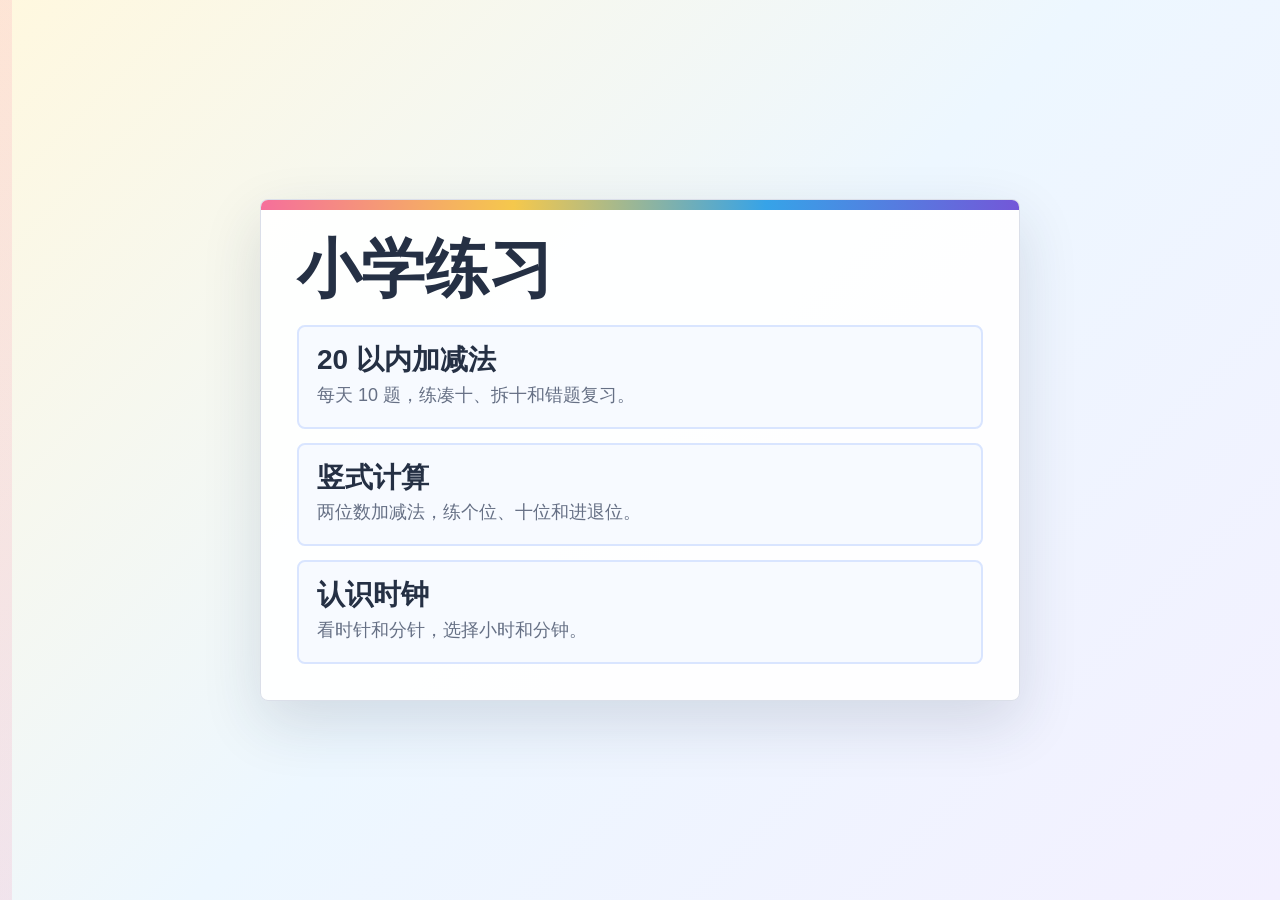
<file: index.html>
<!doctype html>
<html lang="zh-CN">
  <head>
    <meta charset="utf-8">
    <meta name="viewport" content="width=device-width, initial-scale=1">
    <title>小学练习</title>
    <style>
      :root {
        color-scheme: light;
        --ink: #253044;
        --muted: #667085;
        --line: #d8dde8;
        --pink: #f56f9b;
        --sky: #36a3e8;
        --yellow: #f5c84c;
        --purple: #7357d8;
      }

      * {
        box-sizing: border-box;
      }

      body {
        margin: 0;
        min-height: 100vh;
        color: var(--ink);
        font-family: "Microsoft YaHei", "PingFang SC", "Noto Sans CJK SC", Arial, sans-serif;
        background:
          linear-gradient(90deg, rgba(245, 111, 155, 0.14) 0 12px, transparent 12px 28px),
          linear-gradient(135deg, #fff8df 0%, #edf7ff 50%, #f3f0ff 100%);
      }

      main {
        min-height: 100vh;
        display: grid;
        place-items: center;
        padding: 28px;
      }

      .home {
        width: min(760px, 100%);
        padding: clamp(22px, 4vw, 36px);
        border: 1px solid rgba(216, 221, 232, 0.92);
        border-radius: 8px;
        background: rgba(255, 255, 255, 0.9);
        box-shadow: 0 22px 60px rgba(35, 48, 68, 0.14);
        overflow: hidden;
        position: relative;
      }

      .home::before {
        content: "";
        position: absolute;
        inset: 0 0 auto 0;
        height: 10px;
        background: linear-gradient(90deg, var(--pink), var(--yellow), var(--sky), var(--purple));
      }

      h1 {
        margin: 0 0 22px;
        font-size: clamp(38px, 7vw, 64px);
        letter-spacing: 0;
        line-height: 1.05;
      }

      .practice-link {
        display: block;
        padding: 18px;
        margin-top: 14px;
        color: inherit;
        text-decoration: none;
        border: 2px solid #d9e5ff;
        border-radius: 8px;
        background: #f7faff;
      }

      .practice-link:hover,
      .practice-link:focus-visible {
        border-color: var(--sky);
        outline: 4px solid rgba(54, 163, 232, 0.18);
      }

      .practice-link strong {
        display: block;
        margin-bottom: 6px;
        font-size: 28px;
        line-height: 1.1;
      }

      .practice-link span {
        display: block;
        color: var(--muted);
        font-size: 18px;
        line-height: 1.5;
      }
    </style>
  </head>
  <body>
    <main>
      <section class="home" aria-labelledby="page-title">
        <h1 id="page-title">小学练习</h1>
        <a class="practice-link" href="arithmetic/">
          <strong>20 以内加减法</strong>
          <span>每天 10 题，练凑十、拆十和错题复习。</span>
        </a>
        <a class="practice-link" href="vertical/">
          <strong>竖式计算</strong>
          <span>两位数加减法，练个位、十位和进退位。</span>
        </a>
        <a class="practice-link" href="clock/">
          <strong>认识时钟</strong>
          <span>看时针和分针，选择小时和分钟。</span>
        </a>
      </section>
    </main>
  </body>
</html>
</file>
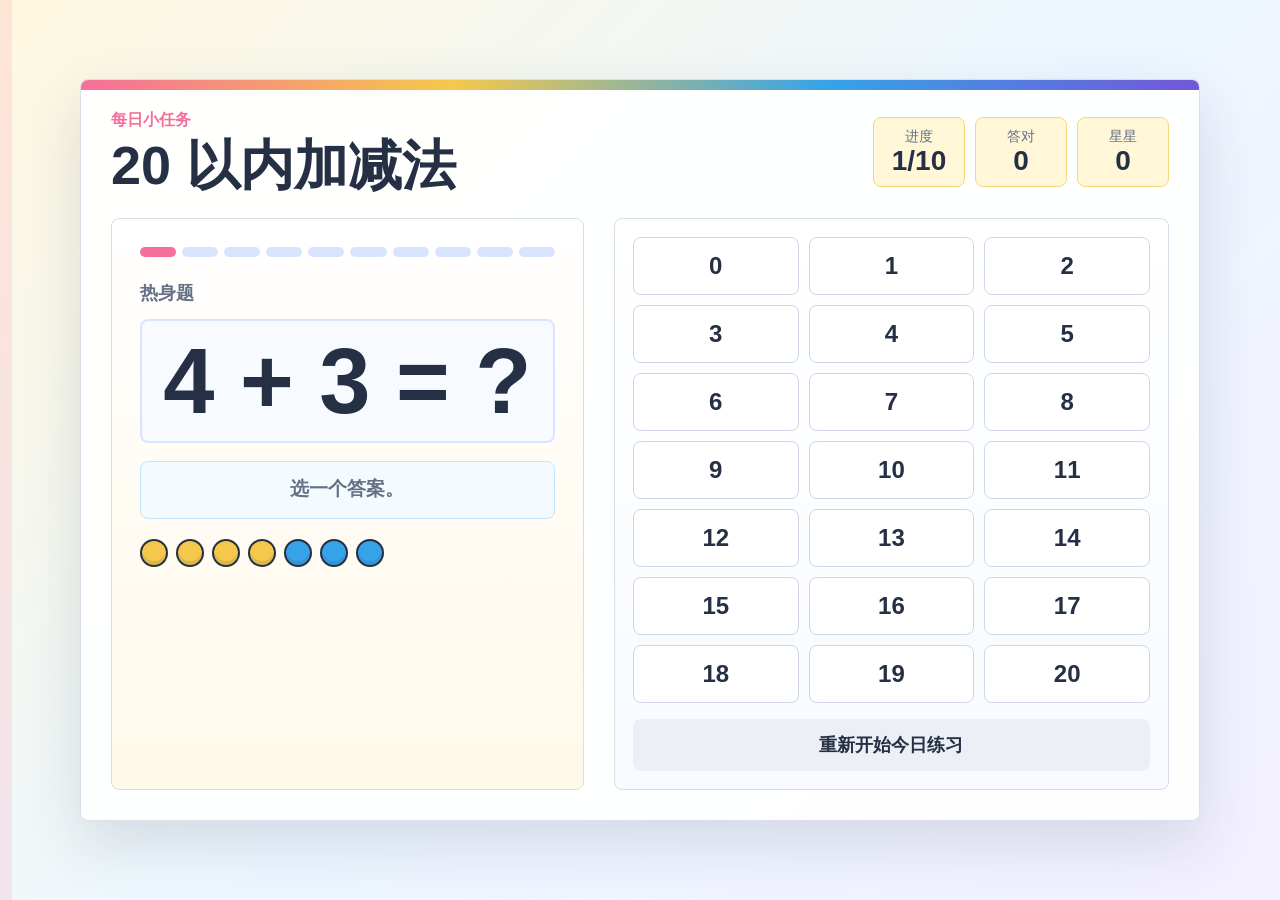
<file: arithmetic/index.html>
<!doctype html>
<html lang="zh-CN">
  <head>
    <meta charset="utf-8">
    <meta name="viewport" content="width=device-width, initial-scale=1">
    <title>20 以内加减法练习</title>
    <link rel="stylesheet" href="styles.css">
  </head>
  <body>
    <main class="app">
      <section class="practice" aria-labelledby="page-title">
        <div class="topbar">
          <div>
            <p class="eyebrow">每日小任务</p>
            <h1 id="page-title">20 以内加减法</h1>
          </div>
          <div class="scoreboard" aria-label="练习进度">
            <div>
              <span class="score-label">进度</span>
              <strong><span id="currentIndex">1</span>/10</strong>
            </div>
            <div>
              <span class="score-label">答对</span>
              <strong id="correctCount">0</strong>
            </div>
            <div>
              <span class="score-label">星星</span>
              <strong id="stars">0</strong>
            </div>
          </div>
        </div>

        <div class="workspace">
          <section class="question-panel" aria-label="今日题目">
            <div class="quest-path" id="questPath" aria-hidden="true"></div>
            <p class="stage" id="stageLabel">热身题</p>
            <div class="question" id="questionText">3 + 4 = ?</div>
            <div class="feedback" id="feedback" role="status" aria-live="polite">选一个答案。</div>
            <div class="beads" id="beads" aria-hidden="true"></div>
          </section>

          <section class="answer-panel" aria-label="选择答案">
            <div class="answer-grid" id="answerGrid"></div>
            <button class="secondary" id="restartButton" type="button">重新开始今日练习</button>
          </section>
        </div>

        <section class="summary" id="summary" aria-labelledby="summaryTitle" hidden>
          <h2 id="summaryTitle">今日完成</h2>
          <p id="summaryText"></p>
          <p id="parentTip"></p>
          <button class="primary" id="againButton" type="button">再练一组</button>
        </section>
      </section>
    </main>

    <script src="script.js"></script>
  </body>
</html>
</file>
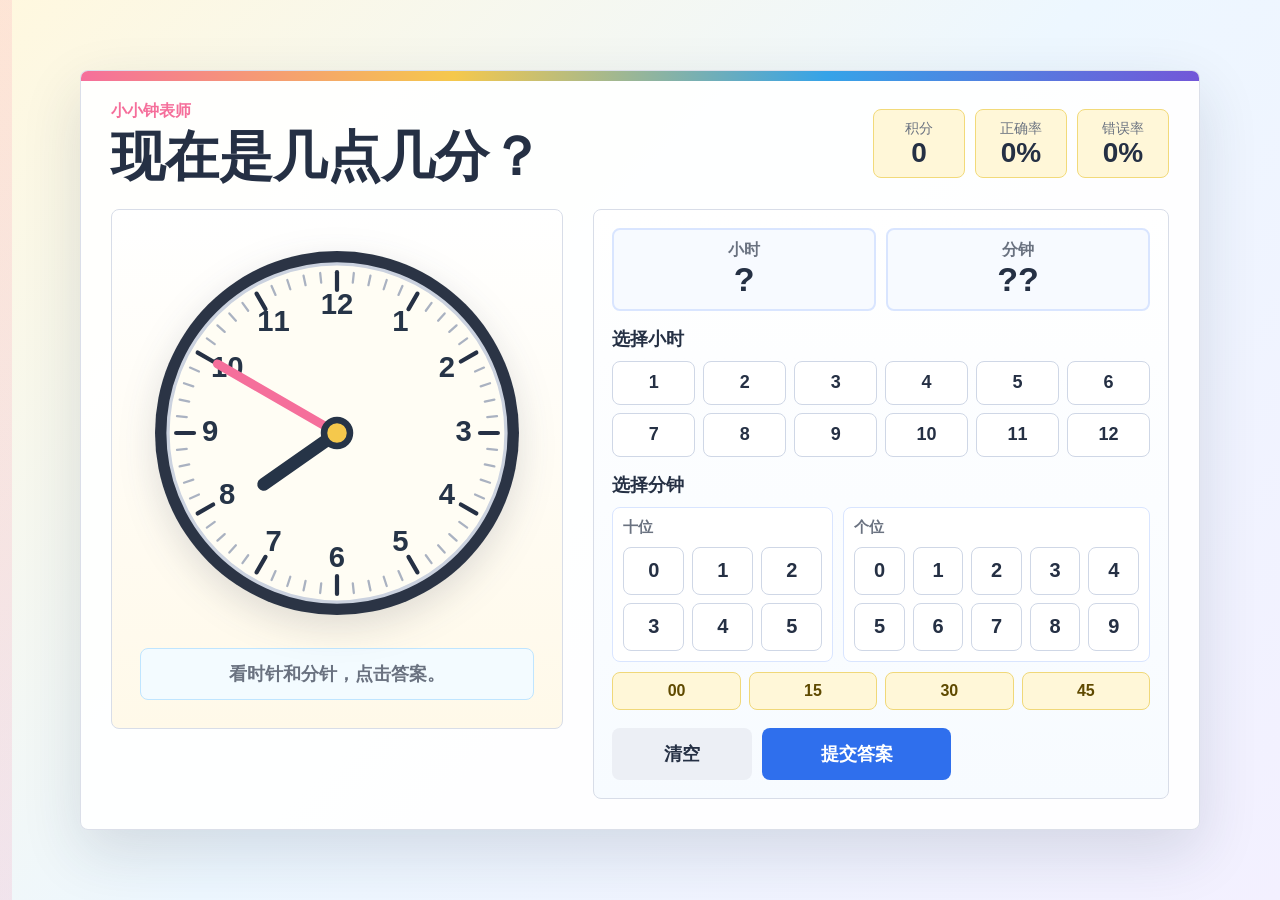
<file: clock/index.html>
<!doctype html>
<html lang="zh-CN">
  <head>
    <meta charset="utf-8">
    <meta name="viewport" content="width=device-width, initial-scale=1">
    <title>认识时钟练习</title>
    <link rel="stylesheet" href="styles.css">
  </head>
  <body>
    <main class="app">
      <section class="practice" aria-labelledby="page-title">
        <div class="topbar">
          <div>
            <p class="eyebrow">小小钟表师</p>
            <h1 id="page-title">现在是几点几分？</h1>
          </div>
          <div class="scoreboard" aria-label="积分">
            <div>
              <span class="score-label">积分</span>
              <strong id="score">0</strong>
            </div>
            <div>
              <span class="score-label">正确率</span>
              <strong id="correctRate">0%</strong>
            </div>
            <div>
              <span class="score-label">错误率</span>
              <strong id="wrongRate">0%</strong>
            </div>
          </div>
        </div>

        <div class="workspace">
          <section class="clock-panel" aria-label="随机时钟">
            <div class="clock" aria-hidden="true">
              <svg class="clock-svg" viewBox="0 0 240 240">
                <circle class="clock-rim" cx="120" cy="120" r="112"></circle>
                <circle class="clock-face" cx="120" cy="120" r="104"></circle>
                <g id="minuteTicks"></g>
                <g id="clockNumbers"></g>
                <line class="hand hour-hand" id="hourHand" x1="120" y1="120" x2="120" y2="65"></line>
                <line class="hand minute-hand" id="minuteHand" x1="120" y1="120" x2="120" y2="35"></line>
                <circle class="pin" cx="120" cy="120" r="8"></circle>
              </svg>
            </div>
            <div class="answer-line" id="feedback" role="status" aria-live="polite">看时针和分针，点击答案。</div>
          </section>

          <section class="controls" aria-label="填写答案">
            <div class="selected-answer">
              <div>
                <span>小时</span>
                <strong id="selectedHour">?</strong>
              </div>
              <div>
                <span>分钟</span>
                <strong id="selectedMinute">??</strong>
              </div>
            </div>

            <div class="picker-block">
              <h2>选择小时</h2>
              <div class="hour-grid" id="hourGrid"></div>
            </div>

            <div class="picker-block minute-block">
              <h2>选择分钟</h2>
              <div class="minute-builder">
                <div class="digit-card">
                  <h3>十位</h3>
                  <div class="digit-grid minute-tens-grid" id="minuteTensGrid"></div>
                </div>
                <div class="digit-card">
                  <h3>个位</h3>
                  <div class="digit-grid minute-ones-grid" id="minuteOnesGrid"></div>
                </div>
              </div>
              <div class="quick-minutes" id="quickMinutes" aria-label="常用分钟"></div>
            </div>

            <div class="actions">
              <button class="secondary" id="clearButton" type="button">清空</button>
              <button class="primary" id="submitButton" type="button">提交答案</button>
              <button class="primary next" id="nextButton" type="button" hidden>下一题</button>
            </div>
          </section>
        </div>
      </section>
    </main>

    <script src="script.js"></script>
  </body>
</html>
</file>
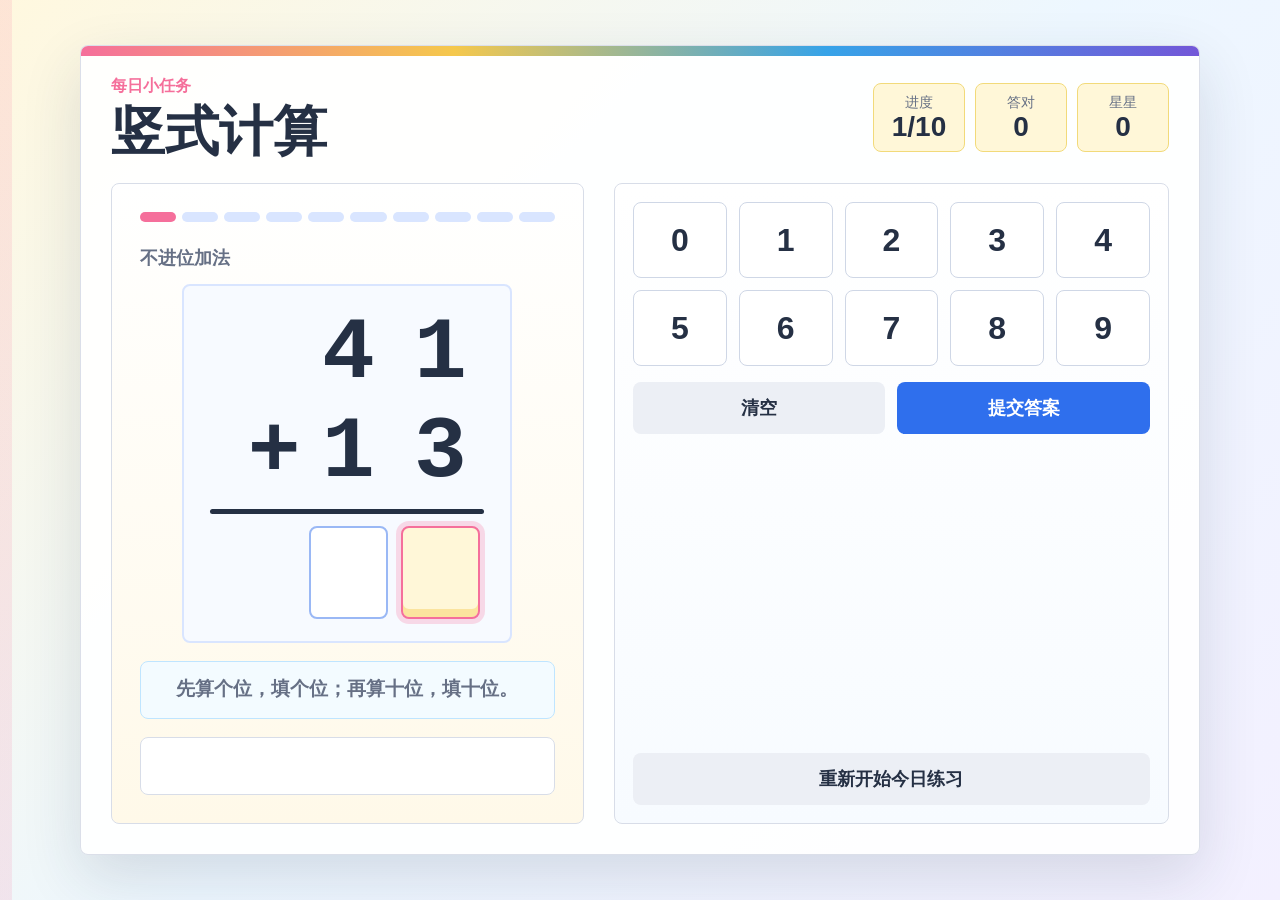
<file: vertical/index.html>
<!doctype html>
<html lang="zh-CN">
  <head>
    <meta charset="utf-8">
    <meta name="viewport" content="width=device-width, initial-scale=1">
    <title>竖式计算练习</title>
    <link rel="stylesheet" href="styles.css">
  </head>
  <body>
    <main class="app">
      <section class="practice" aria-labelledby="page-title">
        <div class="topbar">
          <div>
            <p class="eyebrow">每日小任务</p>
            <h1 id="page-title">竖式计算</h1>
          </div>
          <div class="scoreboard" aria-label="练习进度">
            <div>
              <span class="score-label">进度</span>
              <strong><span id="currentIndex">1</span>/10</strong>
            </div>
            <div>
              <span class="score-label">答对</span>
              <strong id="correctCount">0</strong>
            </div>
            <div>
              <span class="score-label">星星</span>
              <strong id="stars">0</strong>
            </div>
          </div>
        </div>

        <div class="workspace">
          <section class="question-panel" aria-label="今日题目">
            <div class="quest-path" id="questPath" aria-hidden="true"></div>
            <p class="stage" id="stageLabel">不进位加法</p>
            <div class="vertical-sum" id="verticalSum" aria-label="竖式题目"></div>
            <div class="feedback" id="feedback" role="status" aria-live="polite">填十位和个位。</div>
            <div class="place-hint" id="placeHint"></div>
          </section>

          <section class="answer-panel" aria-label="填写答案">
            <div class="digit-grid" id="digitGrid" aria-label="数字键盘"></div>
            <div class="answer-actions">
              <button class="secondary" id="clearButton" type="button">清空</button>
              <button class="primary" id="submitButton" type="button">提交答案</button>
            </div>
            <button class="secondary" id="restartButton" type="button">重新开始今日练习</button>
          </section>
        </div>

        <section class="summary" id="summary" aria-labelledby="summaryTitle" hidden>
          <h2 id="summaryTitle">今日完成</h2>
          <p id="summaryText"></p>
          <p id="parentTip"></p>
          <button class="primary" id="againButton" type="button">再练一组</button>
        </section>
      </section>
    </main>

    <script src="script.js"></script>
  </body>
</html>
</file>
<file: arithmetic/styles.css>
:root {
  color-scheme: light;
  --ink: #253044;
  --muted: #667085;
  --line: #d8dde8;
  --panel: #ffffff;
  --blue: #2f6fed;
  --blue-dark: #1d54bd;
  --green: #20855b;
  --red: #c74444;
  --pink: #f56f9b;
  --sky: #36a3e8;
  --yellow: #f5c84c;
  --purple: #7357d8;
  --shadow: 0 22px 60px rgba(35, 48, 68, 0.14);
}

* {
  box-sizing: border-box;
}

body {
  margin: 0;
  min-height: 100vh;
  color: var(--ink);
  font-family: "Microsoft YaHei", "PingFang SC", "Noto Sans CJK SC", Arial, sans-serif;
  background:
    linear-gradient(90deg, rgba(245, 111, 155, 0.14) 0 12px, transparent 12px 28px),
    linear-gradient(135deg, #fff8df 0%, #edf7ff 50%, #f3f0ff 100%);
}

button {
  font: inherit;
}

.app {
  min-height: 100vh;
  display: grid;
  place-items: center;
  padding: 28px;
}

.practice {
  width: min(1120px, 100%);
  padding: clamp(18px, 3vw, 30px);
  border: 1px solid rgba(216, 221, 232, 0.92);
  border-radius: 8px;
  background: rgba(255, 255, 255, 0.92);
  box-shadow: var(--shadow);
  overflow: hidden;
  position: relative;
}

.practice::before {
  content: "";
  position: absolute;
  inset: 0 0 auto 0;
  height: 10px;
  background: linear-gradient(90deg, var(--pink), var(--yellow), var(--sky), var(--purple));
}

.topbar {
  display: flex;
  justify-content: space-between;
  gap: 18px;
  align-items: center;
  margin-bottom: 24px;
}

.eyebrow {
  margin: 0 0 6px;
  color: var(--pink);
  font-weight: 800;
}

h1,
h2,
p {
  letter-spacing: 0;
}

h1 {
  margin: 0;
  font-size: clamp(30px, 5vw, 54px);
  line-height: 1.05;
}

.scoreboard {
  display: flex;
  gap: 10px;
  flex-wrap: wrap;
  justify-content: flex-end;
}

.scoreboard > div {
  min-width: 92px;
  padding: 10px 14px;
  background: #fff7d8;
  border: 1px solid #f2da7a;
  border-radius: 8px;
  text-align: center;
}

.score-label {
  display: block;
  color: var(--muted);
  font-size: 14px;
}

.scoreboard strong {
  display: block;
  font-size: 28px;
  line-height: 1.05;
}

.workspace {
  display: grid;
  grid-template-columns: minmax(320px, 0.92fr) minmax(340px, 1.08fr);
  gap: clamp(18px, 3vw, 30px);
  align-items: stretch;
}

.question-panel,
.answer-panel,
.summary {
  border: 1px solid var(--line);
  border-radius: 8px;
  background: var(--panel);
}

.question-panel {
  min-height: 500px;
  padding: clamp(18px, 3vw, 28px);
  background: linear-gradient(180deg, #ffffff 0%, #fff9e9 100%);
  display: flex;
  flex-direction: column;
}

.quest-path {
  display: grid;
  grid-template-columns: repeat(10, 1fr);
  gap: 6px;
  margin-bottom: 24px;
}

.quest-path span {
  height: 10px;
  border-radius: 999px;
  background: #d9e5ff;
}

.quest-path span.done {
  background: var(--green);
}

.quest-path span.current {
  background: var(--pink);
}

.stage {
  margin: 0 0 14px;
  color: var(--muted);
  font-size: 18px;
  font-weight: 800;
}

.question {
  min-height: 124px;
  display: grid;
  place-items: center;
  border: 2px solid #d9e5ff;
  border-radius: 8px;
  background: #f7faff;
  font-size: clamp(52px, 10vw, 92px);
  font-weight: 900;
  line-height: 1;
}

.feedback {
  min-height: 58px;
  margin-top: 18px;
  padding: 14px;
  border-radius: 8px;
  background: #f3fbff;
  border: 1px solid #bfe5ff;
  color: var(--muted);
  font-size: 19px;
  font-weight: 800;
  text-align: center;
}

.feedback.correct {
  color: var(--green);
  background: #ecfbf4;
  border-color: #b9e6d0;
}

.feedback.wrong {
  color: var(--red);
  background: #fff1f1;
  border-color: #efc1c1;
}

.beads {
  display: flex;
  flex-wrap: wrap;
  gap: 8px;
  align-content: flex-start;
  margin-top: 20px;
  min-height: 120px;
}

.bead {
  width: 28px;
  height: 28px;
  border-radius: 50%;
  border: 2px solid #253044;
  background: var(--yellow);
  box-shadow: inset 0 -4px 0 rgba(37, 48, 68, 0.12);
}

.bead.second {
  background: var(--sky);
}

.bead.removed {
  background: #ffffff;
  border-color: #b7bfcc;
  position: relative;
}

.bead.removed::after {
  content: "";
  position: absolute;
  left: 4px;
  right: 4px;
  top: 11px;
  border-top: 3px solid var(--red);
  transform: rotate(-28deg);
}

.answer-panel {
  padding: 18px;
  background: linear-gradient(180deg, #ffffff 0%, #f7fbff 100%);
  display: flex;
  flex-direction: column;
  gap: 16px;
}

.answer-grid {
  display: grid;
  grid-template-columns: repeat(3, minmax(0, 1fr));
  gap: 10px;
}

.answer-button {
  min-height: 58px;
  border: 1px solid #cfd7e6;
  border-radius: 8px;
  background: #ffffff;
  color: var(--ink);
  font-size: 24px;
  font-weight: 900;
  cursor: pointer;
}

.answer-button:hover,
.answer-button:focus-visible {
  outline: 3px solid rgba(47, 111, 237, 0.22);
  border-color: var(--blue);
}

.answer-button:disabled {
  cursor: not-allowed;
  opacity: 0.6;
}

.primary,
.secondary {
  min-height: 52px;
  border-radius: 8px;
  border: 0;
  font-size: 18px;
  font-weight: 900;
  cursor: pointer;
}

.primary {
  background: var(--blue);
  color: white;
}

.primary:hover,
.primary:focus-visible {
  background: var(--blue-dark);
}

.secondary {
  margin-top: auto;
  background: #eceff5;
  color: var(--ink);
}

.summary {
  margin-top: 20px;
  padding: 20px;
  background: #fff7d8;
  border-color: #f2da7a;
}

.summary h2 {
  margin: 0 0 10px;
  font-size: 28px;
}

.summary p {
  margin: 8px 0;
  color: var(--ink);
  font-size: 18px;
  font-weight: 700;
  line-height: 1.5;
}

[hidden] {
  display: none !important;
}

@media (max-width: 900px) {
  .workspace {
    grid-template-columns: 1fr;
  }

  .topbar {
    align-items: flex-start;
    flex-direction: column;
  }

  .scoreboard {
    justify-content: stretch;
    width: 100%;
  }

  .scoreboard > div {
    flex: 1;
  }
}

@media (max-width: 560px) {
  .app {
    padding: 12px;
  }

  .practice {
    padding: 14px;
  }

  .question-panel {
    min-height: 430px;
  }

  .answer-grid {
    grid-template-columns: repeat(3, minmax(0, 1fr));
    gap: 8px;
  }

  .answer-button {
    min-height: 50px;
    font-size: 21px;
  }
}
</file>
<file: clock/styles.css>
:root {
  color-scheme: light;
  --bg: #f6f7fb;
  --ink: #253044;
  --muted: #6a7280;
  --panel: #ffffff;
  --line: #d8dde8;
  --blue: #2f6fed;
  --blue-dark: #1d54bd;
  --pink: #f56f9b;
  --purple: #7357d8;
  --sky: #36a3e8;
  --green: #20855b;
  --red: #c74444;
  --yellow: #f5c84c;
  --orange: #e4813a;
  --shadow: 0 22px 60px rgba(35, 48, 68, 0.14);
}

* {
  box-sizing: border-box;
}

body {
  margin: 0;
  min-height: 100vh;
  background:
    linear-gradient(90deg, rgba(245, 111, 155, 0.14) 0 12px, transparent 12px 28px),
    linear-gradient(135deg, #fff8df 0%, #edf7ff 50%, #f3f0ff 100%);
  color: var(--ink);
  font-family: "Microsoft YaHei", "PingFang SC", "Noto Sans CJK SC", Arial, sans-serif;
}

button {
  font: inherit;
}

.app {
  min-height: 100vh;
  display: grid;
  place-items: center;
  padding: 28px;
}

.practice {
  width: min(1120px, 100%);
  background: rgba(255, 255, 255, 0.9);
  border: 1px solid rgba(216, 221, 232, 0.92);
  border-radius: 8px;
  box-shadow: var(--shadow);
  padding: clamp(18px, 3vw, 30px);
  position: relative;
  overflow: hidden;
}

.practice::before {
  content: "";
  position: absolute;
  inset: 0 0 auto 0;
  height: 10px;
  background: linear-gradient(90deg, var(--pink), var(--yellow), var(--sky), var(--purple));
}

.topbar {
  display: flex;
  justify-content: space-between;
  gap: 18px;
  align-items: center;
  margin-bottom: 24px;
}

.eyebrow {
  margin: 0 0 6px;
  color: var(--pink);
  font-weight: 800;
}

h1,
h2 {
  margin: 0;
  letter-spacing: 0;
}

h1 {
  font-size: clamp(30px, 5vw, 54px);
  line-height: 1.05;
}

h2 {
  font-size: 18px;
}

.scoreboard {
  display: flex;
  gap: 10px;
  flex-wrap: wrap;
  justify-content: flex-end;
}

.scoreboard > div {
  min-width: 92px;
  padding: 10px 14px;
  background: #fff7d8;
  border: 1px solid #f2da7a;
  border-radius: 8px;
  text-align: center;
}

.score-label {
  display: block;
  color: var(--muted);
  font-size: 14px;
}

.scoreboard strong {
  display: block;
  font-size: 28px;
  line-height: 1.05;
}

.workspace {
  display: grid;
  grid-template-columns: minmax(320px, 0.88fr) minmax(340px, 1.12fr);
  gap: clamp(18px, 3vw, 30px);
  align-items: start;
}

.clock-panel,
.controls {
  background: var(--panel);
  border: 1px solid var(--line);
  border-radius: 8px;
}

.clock-panel {
  padding: clamp(18px, 3vw, 28px);
  background: linear-gradient(180deg, #ffffff 0%, #fff9e9 100%);
}

.clock {
  position: relative;
  width: min(68vw, 390px);
  aspect-ratio: 1;
  margin: 0 auto;
}

.clock-svg {
  display: block;
  width: 100%;
  height: 100%;
  filter: drop-shadow(0 12px 18px rgba(37, 48, 68, 0.15));
}

.clock-rim {
  fill: #2b3445;
}

.clock-face {
  fill: #fffdf4;
  stroke: #cbd2df;
  stroke-width: 2;
}

.tick {
  stroke: #aab2c1;
  stroke-width: 1.4;
  stroke-linecap: round;
}

.clock-number {
  dominant-baseline: middle;
  text-anchor: middle;
  color: #263447;
  fill: #263447;
  font-size: 18px;
  font-weight: 900;
}

.tick.major {
  stroke: var(--ink);
  stroke-width: 2.6;
}

.hand {
  stroke-linecap: round;
  transform-origin: 120px 120px;
  transition: transform 720ms cubic-bezier(0.22, 0.9, 0.24, 1);
}

.hour-hand {
  stroke: #263447;
  stroke-width: 8;
}

.minute-hand {
  stroke: var(--pink);
  stroke-width: 5.5;
}

.pin {
  fill: var(--yellow);
  stroke: #263447;
  stroke-width: 4;
}

.clock.is-changing .pin {
  animation: pin-pop 720ms ease;
}

@keyframes pin-pop {
  0% {
    transform: scale(1);
    transform-origin: 120px 120px;
  }

  45% {
    transform: scale(1.24);
    transform-origin: 120px 120px;
  }

  100% {
    transform: scale(1);
    transform-origin: 120px 120px;
  }
}

.answer-line {
  min-height: 52px;
  margin-top: 20px;
  padding: 13px 14px;
  border-radius: 8px;
  background: #f3fbff;
  border: 1px solid #bfe5ff;
  color: var(--muted);
  font-size: 18px;
  font-weight: 700;
  text-align: center;
}

.answer-line.correct {
  color: var(--green);
  background: #ecfbf4;
  border-color: #b9e6d0;
}

.answer-line.partial {
  color: #8a5a08;
  background: #fff8dc;
  border-color: #ecd685;
}

.answer-line.wrong {
  color: var(--red);
  background: #fff1f1;
  border-color: #efc1c1;
}

.controls {
  padding: 18px;
  background: linear-gradient(180deg, #ffffff 0%, #f7fbff 100%);
}

.selected-answer {
  display: grid;
  grid-template-columns: 1fr 1fr;
  gap: 10px;
  margin-bottom: 16px;
}

.selected-answer > div {
  border: 2px solid #d9e5ff;
  background: #f7faff;
  border-radius: 8px;
  padding: 10px;
  text-align: center;
}

.selected-answer span {
  display: block;
  color: var(--muted);
  font-weight: 700;
}

.selected-answer strong {
  display: block;
  font-size: 34px;
  line-height: 1.1;
}

.picker-block {
  margin-top: 16px;
}

.hour-grid,
.digit-grid,
.quick-minutes {
  display: grid;
  gap: 8px;
  margin-top: 10px;
}

.hour-grid {
  grid-template-columns: repeat(6, minmax(0, 1fr));
}

.minute-builder {
  display: grid;
  grid-template-columns: 0.9fr 1.25fr;
  gap: 10px;
  margin-top: 10px;
}

.digit-card {
  padding: 10px;
  border: 1px solid #d9e5ff;
  border-radius: 8px;
  background: #ffffff;
}

.digit-card h3 {
  margin: 0;
  color: var(--muted);
  font-size: 15px;
  letter-spacing: 0;
}

.minute-tens-grid {
  grid-template-columns: repeat(3, minmax(0, 1fr));
}

.minute-ones-grid {
  grid-template-columns: repeat(5, minmax(0, 1fr));
}

.quick-minutes {
  grid-template-columns: repeat(4, minmax(0, 1fr));
}

.choice {
  min-height: 44px;
  border: 1px solid #cfd7e6;
  border-radius: 8px;
  background: #ffffff;
  color: var(--ink);
  font-size: 18px;
  font-weight: 800;
  cursor: pointer;
}

.digit-grid .choice {
  min-height: 48px;
  font-size: 20px;
}

.quick-choice {
  min-height: 38px;
  border: 1px solid #f0d879;
  border-radius: 8px;
  background: #fff7d8;
  color: #5f4a00;
  font-size: 16px;
  font-weight: 900;
  cursor: pointer;
}

.choice:hover,
.choice:focus-visible,
.quick-choice:hover,
.quick-choice:focus-visible {
  outline: 3px solid rgba(47, 111, 237, 0.22);
  border-color: var(--blue);
}

.choice.selected,
.quick-choice.selected {
  background: var(--blue);
  border-color: var(--blue-dark);
  color: white;
}

.actions {
  display: grid;
  grid-template-columns: 1fr 1.35fr 1.35fr;
  gap: 10px;
  margin-top: 18px;
}

.actions button {
  min-height: 52px;
  border-radius: 8px;
  border: 0;
  font-size: 18px;
  font-weight: 900;
  cursor: pointer;
}

.primary {
  background: var(--blue);
  color: white;
}

.primary:hover,
.primary:focus-visible {
  background: var(--blue-dark);
}

.secondary {
  background: #eceff5;
  color: var(--ink);
}

.next {
  background: var(--green);
}

.next:hover,
.next:focus-visible {
  background: #176744;
}

button:disabled {
  cursor: not-allowed;
  opacity: 0.55;
}

[hidden] {
  display: none !important;
}

@media (max-width: 900px) {
  .workspace {
    grid-template-columns: 1fr;
  }

  .topbar {
    align-items: flex-start;
    flex-direction: column;
  }

  .scoreboard {
    justify-content: stretch;
    width: 100%;
  }

  .scoreboard > div {
    flex: 1;
  }
}

@media (max-width: 560px) {
  .app {
    padding: 12px;
  }

  .practice {
    padding: 14px;
  }

  .clock {
    width: min(82vw, 360px);
  }

  .hour-grid {
    grid-template-columns: repeat(4, minmax(0, 1fr));
  }

  .minute-builder {
    grid-template-columns: 1fr;
  }

  .minute-tens-grid {
    grid-template-columns: repeat(6, minmax(0, 1fr));
  }

  .minute-ones-grid {
    grid-template-columns: repeat(5, minmax(0, 1fr));
  }

  .actions {
    grid-template-columns: 1fr;
  }
}
</file>
<file: vertical/styles.css>
:root {
  color-scheme: light;
  --ink: #253044;
  --muted: #667085;
  --line: #d8dde8;
  --panel: #ffffff;
  --blue: #2f6fed;
  --blue-dark: #1d54bd;
  --green: #20855b;
  --red: #c74444;
  --pink: #f56f9b;
  --sky: #36a3e8;
  --yellow: #f5c84c;
  --purple: #7357d8;
  --shadow: 0 22px 60px rgba(35, 48, 68, 0.14);
}

* {
  box-sizing: border-box;
}

body {
  margin: 0;
  min-height: 100vh;
  color: var(--ink);
  font-family: "Microsoft YaHei", "PingFang SC", "Noto Sans CJK SC", Arial, sans-serif;
  background:
    linear-gradient(90deg, rgba(245, 111, 155, 0.14) 0 12px, transparent 12px 28px),
    linear-gradient(135deg, #fff8df 0%, #edf7ff 50%, #f3f0ff 100%);
}

button {
  font: inherit;
}

.app {
  min-height: 100vh;
  display: grid;
  place-items: center;
  padding: 28px;
}

.practice {
  width: min(1120px, 100%);
  padding: clamp(18px, 3vw, 30px);
  border: 1px solid rgba(216, 221, 232, 0.92);
  border-radius: 8px;
  background: rgba(255, 255, 255, 0.92);
  box-shadow: var(--shadow);
  overflow: hidden;
  position: relative;
}

.practice::before {
  content: "";
  position: absolute;
  inset: 0 0 auto 0;
  height: 10px;
  background: linear-gradient(90deg, var(--pink), var(--yellow), var(--sky), var(--purple));
}

.topbar {
  display: flex;
  justify-content: space-between;
  gap: 18px;
  align-items: center;
  margin-bottom: 24px;
}

.eyebrow {
  margin: 0 0 6px;
  color: var(--pink);
  font-weight: 800;
}

h1,
h2,
p {
  letter-spacing: 0;
}

h1 {
  margin: 0;
  font-size: clamp(30px, 5vw, 54px);
  line-height: 1.05;
}

.scoreboard {
  display: flex;
  gap: 10px;
  flex-wrap: wrap;
  justify-content: flex-end;
}

.scoreboard > div {
  min-width: 92px;
  padding: 10px 14px;
  background: #fff7d8;
  border: 1px solid #f2da7a;
  border-radius: 8px;
  text-align: center;
}

.score-label {
  display: block;
  color: var(--muted);
  font-size: 14px;
}

.scoreboard strong {
  display: block;
  font-size: 28px;
  line-height: 1.05;
}

.workspace {
  display: grid;
  grid-template-columns: minmax(320px, 0.92fr) minmax(340px, 1.08fr);
  gap: clamp(18px, 3vw, 30px);
  align-items: stretch;
}

.question-panel,
.answer-panel,
.summary {
  border: 1px solid var(--line);
  border-radius: 8px;
  background: var(--panel);
}

.question-panel {
  min-height: 500px;
  padding: clamp(18px, 3vw, 28px);
  background: linear-gradient(180deg, #ffffff 0%, #fff9e9 100%);
  display: flex;
  flex-direction: column;
}

.quest-path {
  display: grid;
  grid-template-columns: repeat(10, 1fr);
  gap: 6px;
  margin-bottom: 24px;
}

.quest-path span {
  height: 10px;
  border-radius: 999px;
  background: #d9e5ff;
}

.quest-path span.done {
  background: var(--green);
}

.quest-path span.current {
  background: var(--pink);
}

.stage {
  margin: 0 0 14px;
  color: var(--muted);
  font-size: 18px;
  font-weight: 800;
}

.vertical-sum {
  width: min(330px, 100%);
  margin: 0 auto;
  padding: 22px 26px;
  border: 2px solid #d9e5ff;
  border-radius: 8px;
  background: #f7faff;
  font-family: "Courier New", Consolas, monospace;
  font-size: clamp(56px, 9vw, 88px);
  font-weight: 900;
  line-height: 1.05;
}

.sum-row {
  display: grid;
  grid-template-columns: 0.6em 1em 1em;
  justify-content: end;
  column-gap: 4px;
  text-align: center;
}

.operator-row {
  margin-top: 6px;
}

.sum-line {
  height: 5px;
  margin: 10px 0 12px;
  background: var(--ink);
  border-radius: 999px;
}

.feedback,
.place-hint {
  min-height: 58px;
  margin-top: 18px;
  padding: 14px;
  border-radius: 8px;
  background: #f3fbff;
  border: 1px solid #bfe5ff;
  color: var(--muted);
  font-size: 19px;
  font-weight: 800;
  text-align: center;
}

.place-hint {
  color: var(--ink);
  background: #ffffff;
  border-color: var(--line);
  line-height: 1.5;
}

.feedback.correct {
  color: var(--green);
  background: #ecfbf4;
  border-color: #b9e6d0;
}

.feedback.wrong {
  color: var(--red);
  background: #fff1f1;
  border-color: #efc1c1;
}

.answer-panel {
  padding: 18px;
  background: linear-gradient(180deg, #ffffff 0%, #f7fbff 100%);
  display: flex;
  flex-direction: column;
  gap: 16px;
}

.digit-grid {
  display: grid;
  grid-template-columns: repeat(5, minmax(0, 1fr));
  gap: 12px;
}

.digit-button {
  min-height: 76px;
  border: 1px solid #cfd7e6;
  border-radius: 8px;
  background: #ffffff;
  color: var(--ink);
  font-size: 32px;
  font-weight: 900;
  cursor: pointer;
}

.digit-button:hover,
.digit-button:focus-visible {
  outline: 3px solid rgba(47, 111, 237, 0.22);
  border-color: var(--blue);
}

.digit-button:disabled {
  cursor: not-allowed;
  opacity: 0.6;
}

.digit-input {
  width: 0.9em;
  height: 1.05em;
  padding: 0;
  border: 2px solid #9ab8f5;
  border-radius: 8px;
  background: #ffffff;
  color: var(--blue);
  caret-color: transparent;
  font: inherit;
  font-weight: 900;
  line-height: 1;
  text-align: center;
}

.digit-input.active,
.digit-input:focus {
  border-color: var(--pink);
  background: #fff7d8;
  box-shadow:
    0 0 0 5px rgba(245, 111, 155, 0.24),
    inset 0 -8px 0 rgba(245, 200, 76, 0.42);
  outline: 0;
}

.digit-input:disabled {
  opacity: 0.75;
}

.answer-actions {
  display: grid;
  grid-template-columns: minmax(0, 1fr) minmax(0, 1fr);
  gap: 12px;
}

.primary,
.secondary {
  min-height: 52px;
  border-radius: 8px;
  border: 0;
  font-size: 18px;
  font-weight: 900;
  cursor: pointer;
}

.primary {
  background: var(--blue);
  color: white;
}

.primary:hover,
.primary:focus-visible {
  background: var(--blue-dark);
}

.secondary {
  margin-top: auto;
  background: #eceff5;
  color: var(--ink);
}

.summary {
  margin-top: 20px;
  padding: 20px;
  background: #fff7d8;
  border-color: #f2da7a;
}

.summary h2 {
  margin: 0 0 10px;
  font-size: 28px;
}

.summary p {
  margin: 8px 0;
  color: var(--ink);
  font-size: 18px;
  font-weight: 700;
  line-height: 1.5;
}

[hidden] {
  display: none !important;
}

@media (max-width: 900px) {
  .workspace {
    grid-template-columns: 1fr;
  }

  .topbar {
    align-items: flex-start;
    flex-direction: column;
  }

  .scoreboard {
    justify-content: stretch;
    width: 100%;
  }

  .scoreboard > div {
    flex: 1;
  }
}

@media (max-width: 560px) {
  .app {
    padding: 12px;
  }

  .practice {
    padding: 14px;
  }

  .question-panel {
    min-height: 460px;
  }

  .vertical-sum {
    padding: 18px 20px;
  }

  .digit-grid {
    grid-template-columns: repeat(5, minmax(0, 1fr));
    gap: 8px;
  }

  .digit-button {
    min-height: 58px;
    font-size: 25px;
  }

  .answer-actions {
    grid-template-columns: 1fr;
  }
}
</file>
